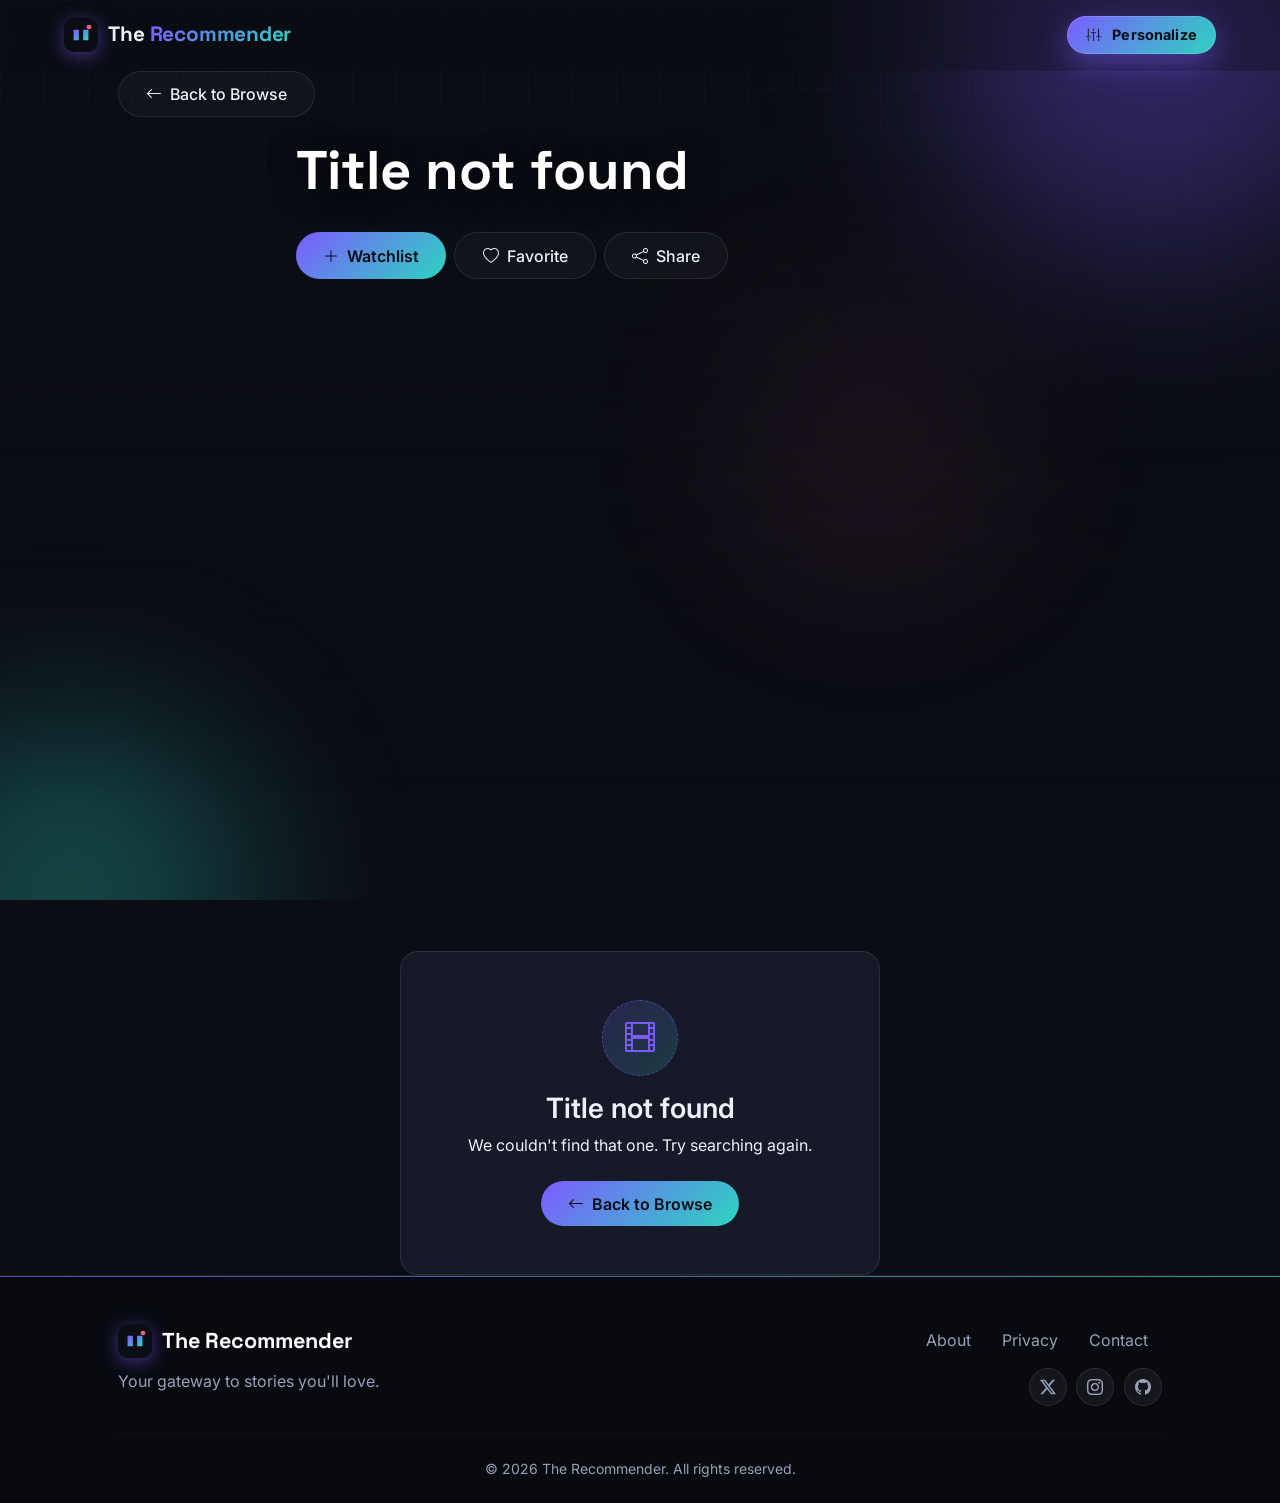
<file: client/detail.html>
<!DOCTYPE html>
<html lang="en">
<head>
  <meta charset="UTF-8">
  <title>The Recommender</title>
  <meta name="viewport" content="width=device-width, initial-scale=1">
  <meta name="theme-color" content="#0b0d14">
  <meta name="description" content="The Recommender — discover movies and TV shows matched to your taste.">
  <link rel="icon" type="image/svg+xml" href="data:image/svg+xml,<svg xmlns='http://www.w3.org/2000/svg' viewBox='0 0 32 32'><rect width='32' height='32' rx='8' fill='%230b0d14'/><defs><linearGradient id='g' x1='0' y1='0' x2='1' y2='1'><stop offset='0' stop-color='%237c5cff'/><stop offset='1' stop-color='%232dd4bf'/></linearGradient></defs><path d='M9 11h5v10H9zM18 11h5v10h-5z' fill='url(%23g)'/><circle cx='23.5' cy='8.5' r='2.2' fill='%23ff5c8a'/></svg>">

  <link rel="preconnect" href="https://fonts.googleapis.com">
  <link rel="preconnect" href="https://fonts.gstatic.com" crossorigin>
  <link href="https://fonts.googleapis.com/css2?family=Space+Grotesk:wght@500;600;700&family=Inter:wght@300;400;500;600;700&display=swap" rel="stylesheet">
  <link href="https://cdn.jsdelivr.net/npm/bootstrap@5.3.3/dist/css/bootstrap.min.css" rel="stylesheet" integrity="sha384-QWTKZyjpPEjISv5WaRU9OFeRpok6YctnYmDr5pNlyT2bRjXh0JMhjY6hW+ALEwIH" crossorigin="anonymous">
  <link href="https://cdn.jsdelivr.net/npm/bootstrap-icons@1.11.3/font/bootstrap-icons.css" rel="stylesheet" integrity="sha384-tViUnnbYAV00FLIhhi3v/dWt3Jxw4gZQcNoSCxCIFNJVCx7/D55/wXsrNIRANwdD" crossorigin="anonymous">
  <link href="assets/css/style.css" rel="stylesheet">
</head>
<body>
  <div class="bg-scene" aria-hidden="true">
    <div class="bg-grid"></div>
    <div class="bg-orb orb-1"></div>
    <div class="bg-orb orb-2"></div>
    <div class="bg-orb orb-3"></div>
  </div>

  <nav class="navbar navbar-expand-lg px-3 px-md-5 py-3" id="mainNavbar">
    <div class="container-fluid px-0 px-lg-3">
      <a class="navbar-brand" href="index.html">
        <span class="brand-logo"><img src="assets/img/favicon.svg" alt="The Recommender"></span>
        <span class="brand-text">The <span class="grad">Recommender</span></span>
      </a>
      <button class="navbar-toggler border-0" type="button" data-bs-toggle="collapse" data-bs-target="#navContent"
              aria-controls="navContent" aria-expanded="false" aria-label="Toggle navigation">
        <i class="bi bi-list text-light fs-3"></i>
      </button>
      <div class="collapse navbar-collapse" id="navContent">
        <a class="btn btn-personalize btn-personalize-sm ms-auto my-2 my-lg-0" href="personalize.html">
          <i class="bi bi-sliders2-vertical me-1"></i>Personalize
        </a>
      </div>
    </div>
  </nav>

  <!-- Detail hero (populated by JS) -->
  <header class="detail-hero position-relative overflow-hidden" style="min-height:80vh;">
    <div class="parallax-bg" id="detailBackdrop"></div>
    <div class="hero-scrim"></div>

    <div class="container px-3 px-md-5 position-relative h-100 d-flex flex-column justify-content-end pb-5">
      <a href="index.html" class="btn btn-ghost align-self-start mb-4" style="max-width:fit-content;">
        <i class="bi bi-arrow-left me-2"></i>Back to Browse
      </a>

      <div class="row align-items-end g-4">
        <div class="col-12 col-md-3 col-lg-2" id="detailPoster"></div>
        <div class="col-12 col-md-9 col-lg-10">
          <h1 class="detail-title" id="detailTitle">Loading…</h1>
          <div class="d-flex flex-wrap align-items-center gap-2 mb-3" id="detailMeta"></div>
          <p class="detail-overview" id="detailOverview">Loading details…</p>
          <div class="d-flex flex-wrap gap-2 mt-4">
            <button class="btn btn-gradient action-btn" data-action="watchlist" data-icon="bi-plus-circle"><i class="bi bi-plus-lg me-2"></i>Watchlist</button>
            <button class="btn btn-ghost action-btn" data-action="favorite" data-icon="bi-heart-fill"><i class="bi bi-heart me-2"></i>Favorite</button>
            <button class="btn btn-ghost action-btn" data-action="share" data-icon="bi-link-45deg"><i class="bi bi-share me-2"></i>Share</button>
          </div>
        </div>
      </div>
    </div>
  </header>

  <!-- Info grid -->
  <section class="py-5">
    <div class="container px-3 px-md-5">
      <div class="row g-3" id="infoGrid"></div>
    </div>
  </section>

  <!-- More Like This -->
  <section class="pb-5 position-relative" id="similarSection" style="display:none;">
    <div class="container px-3 px-md-5 position-relative">
      <div class="section-head reveal">
        <span class="section-kicker"><i class="bi bi-magic me-1"></i> Because you liked this</span>
        <h2 class="section-title">More Like This</h2>
      </div>
      <div class="row g-4" id="similarGrid"></div>
    </div>
  </section>

  <div class="empty-state text-center" id="detailError" style="display:none;margin-top:4rem;">
    <div class="empty-icon mx-auto mb-3"><i class="bi bi-film"></i></div>
    <h3 class="fw-semibold mb-2">Title not found</h3>
    <p class="muted mb-4">We couldn't find that one. Try searching again.</p>
    <a href="index.html" class="btn btn-gradient"><i class="bi bi-arrow-left me-2"></i>Back to Browse</a>
  </div>

  <footer>
    <div class="container px-3 px-md-5">
      <div class="row align-items-center">
        <div class="col-12 col-md-6 text-center text-md-start mb-4 mb-md-0">
          <div class="footer-brand justify-content-center justify-content-md-start">
            <span class="brand-logo"><img src="assets/img/favicon.svg" alt="The Recommender"></span>The Recommender
          </div>
          <p class="footer-tagline">Your gateway to stories you'll love.</p>
        </div>
        <div class="col-12 col-md-6">
          <div class="footer-links text-center text-md-end mb-3">
            <a href="https://github.com/bropro0707/the-recommender/blob/main/README.md" target="_blank" rel="noopener">About</a>
            <a href="privacy.html">Privacy</a>
            <a href="#">Contact</a>
          </div>
          <div class="social-icons">
            <a href="https://x.com/bropro_07" target="_blank" rel="noopener" aria-label="Twitter"><i class="bi bi-twitter-x"></i></a>
            <a href="https://www.instagram.com/khan_sahaab_7/" target="_blank" rel="noopener" aria-label="Instagram"><i class="bi bi-instagram"></i></a>
            <a href="https://github.com/bropro0707" target="_blank" rel="noopener" aria-label="GitHub"><i class="bi bi-github"></i></a>
          </div>
        </div>
      </div>
      <hr class="my-4" style="border-color:var(--border)">
      <p class="text-center small text-muted mb-0">&copy; 2026 The Recommender. All rights reserved.</p>
    </div>
  </footer>

  <button class="back-to-top" id="backToTop" aria-label="Back to top"><i class="bi bi-arrow-up"></i></button>
  <div class="toast-stack" id="toastStack" aria-live="polite"></div>

  <script src="https://cdn.jsdelivr.net/npm/bootstrap@5.3.3/dist/js/bootstrap.bundle.min.js" integrity="sha384-YvpcrYf0tY3lHB60NNkmXc5s9fDVZLESaAA55NDzOxhy9GkcIdslK1eN7N6jIeHz" crossorigin="anonymous"></script>
  <script src="config.js"></script>
  <script src="assets/js/app.js"></script>
  <script src="assets/js/detail.js"></script>
</body>
</html>
</file>
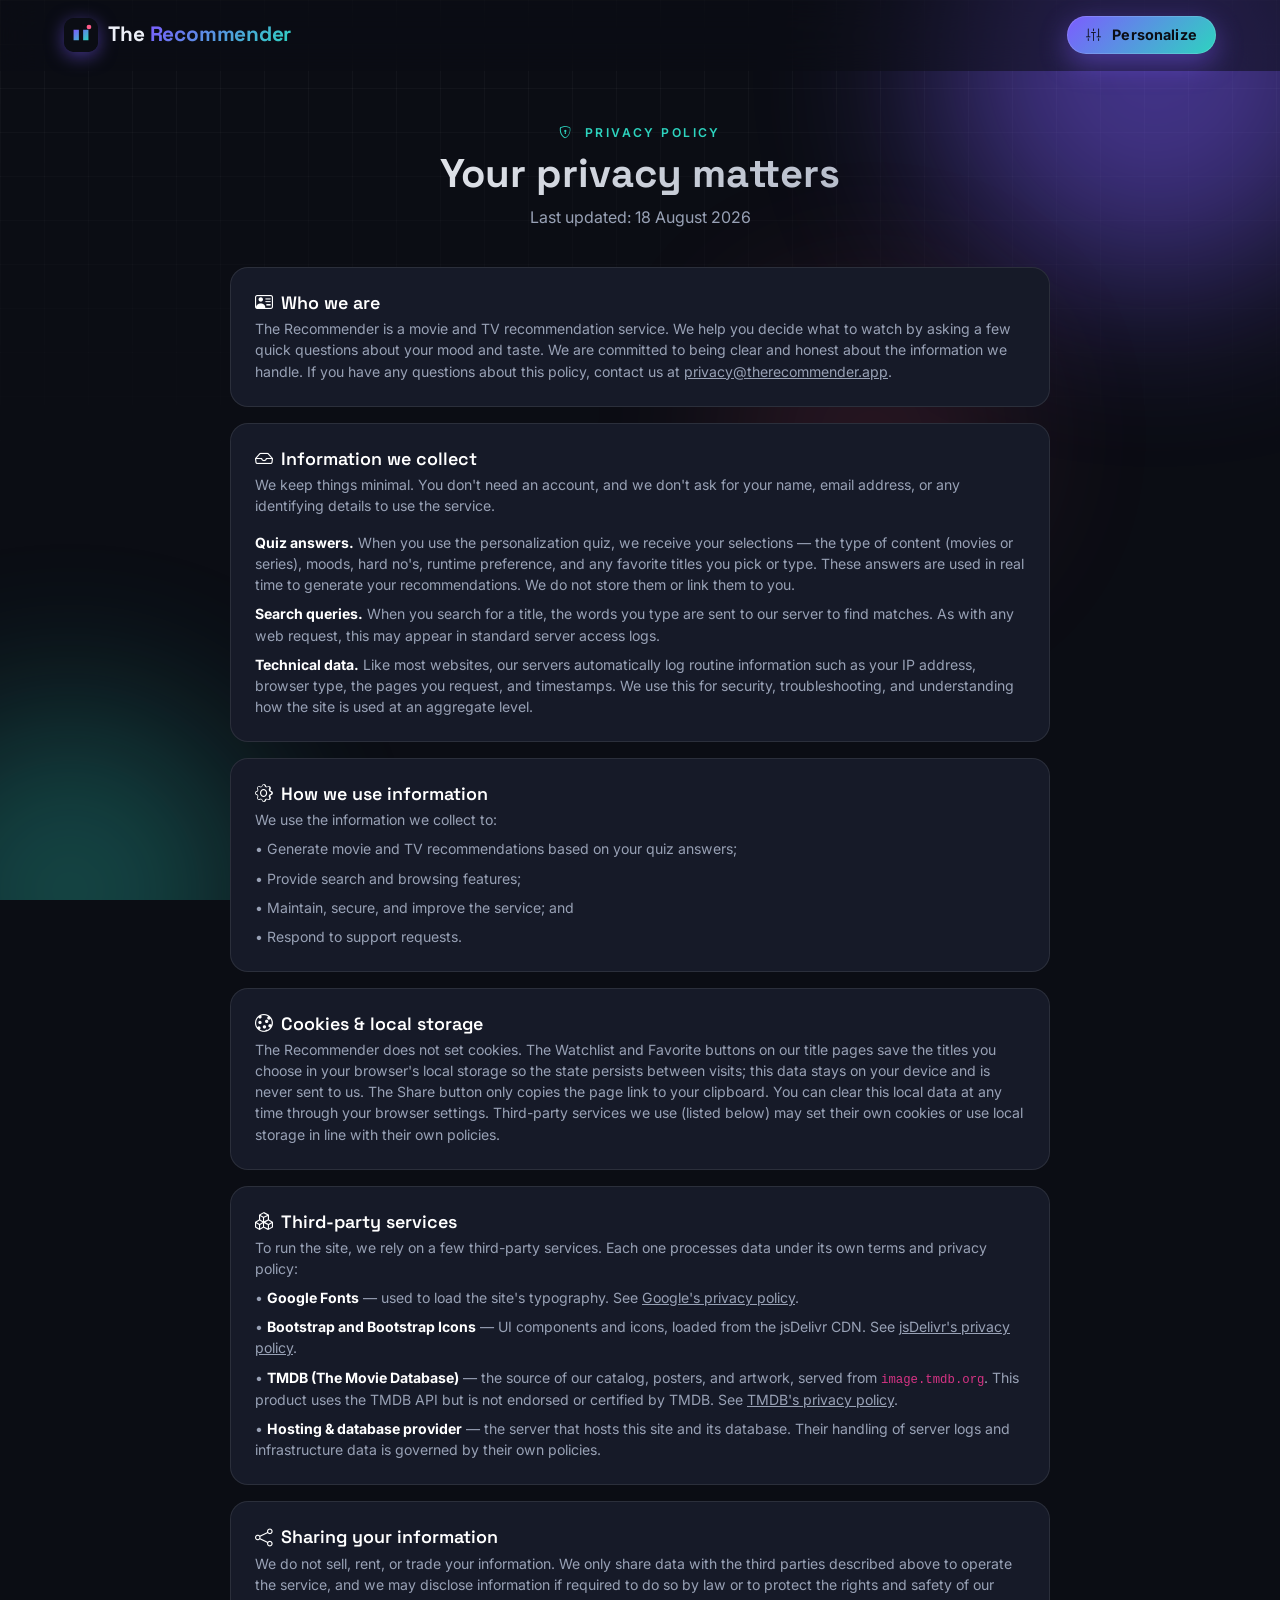
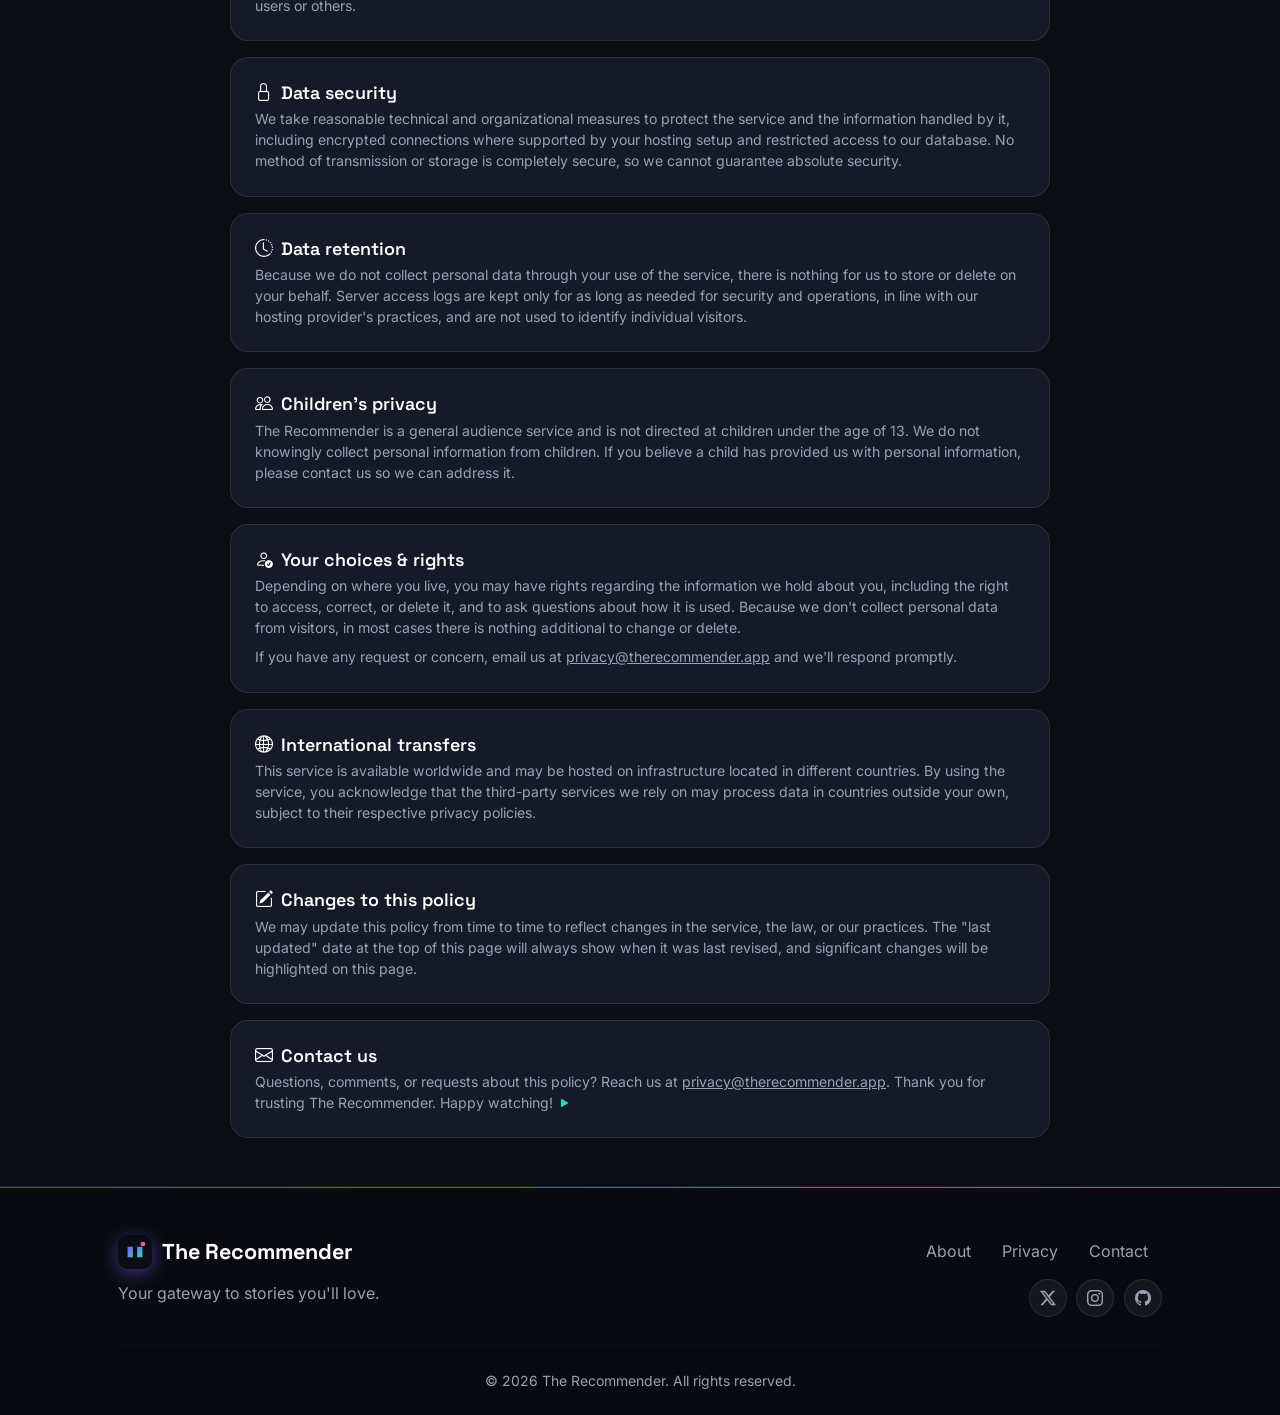
<file: client/privacy.html>
<!DOCTYPE html>
<html lang="en">
<head>
  <meta charset="UTF-8">
  <title>Privacy Policy – The Recommender</title>
  <meta name="viewport" content="width=device-width, initial-scale=1">
  <meta name="theme-color" content="#0b0d14">
  <meta name="description" content="The Recommender privacy policy — how we handle your data when you use our movie and TV recommendation service.">
  <link rel="icon" type="image/svg+xml" href="data:image/svg+xml,<svg xmlns='http://www.w3.org/2000/svg' viewBox='0 0 32 32'><rect width='32' height='32' rx='8' fill='%230b0d14'/><defs><linearGradient id='g' x1='0' y1='0' x2='1' y2='1'><stop offset='0' stop-color='%237c5cff'/><stop offset='1' stop-color='%232dd4bf'/></linearGradient></defs><path d='M9 11h5v10H9zM18 11h5v10h-5z' fill='url(%23g)'/><circle cx='23.5' cy='8.5' r='2.2' fill='%23ff5c8a'/></svg>">

  <link rel="preconnect" href="https://fonts.googleapis.com">
  <link rel="preconnect" href="https://fonts.gstatic.com" crossorigin>
  <link href="https://fonts.googleapis.com/css2?family=Space+Grotesk:wght@500;600;700&family=Inter:wght@300;400;500;600;700&display=swap" rel="stylesheet">
  <link href="https://cdn.jsdelivr.net/npm/bootstrap@5.3.3/dist/css/bootstrap.min.css" rel="stylesheet" integrity="sha384-QWTKZyjpPEjISv5WaRU9OFeRpok6YctnYmDr5pNlyT2bRjXh0JMhjY6hW+ALEwIH" crossorigin="anonymous">
  <link href="https://cdn.jsdelivr.net/npm/bootstrap-icons@1.11.3/font/bootstrap-icons.css" rel="stylesheet" integrity="sha384-tViUnnbYAV00FLIhhi3v/dWt3Jxw4gZQcNoSCxCIFNJVCx7/D55/wXsrNIRANwdD" crossorigin="anonymous">
  <link href="assets/css/style.css" rel="stylesheet">
</head>
<body>
  <div class="bg-scene" aria-hidden="true">
    <div class="bg-grid"></div>
    <div class="bg-orb orb-1"></div>
    <div class="bg-orb orb-2"></div>
    <div class="bg-orb orb-3"></div>
  </div>

  <nav class="navbar navbar-expand-lg px-3 px-md-5 py-3" id="mainNavbar">
    <div class="container-fluid px-0 px-lg-3">
      <a class="navbar-brand" href="index.html">
        <span class="brand-logo"><img src="assets/img/favicon.svg" alt="The Recommender"></span>
        <span class="brand-text">The <span class="grad">Recommender</span></span>
      </a>
      <button class="navbar-toggler border-0" type="button" data-bs-toggle="collapse" data-bs-target="#navContent"
              aria-controls="navContent" aria-expanded="false" aria-label="Toggle navigation">
        <i class="bi bi-list text-light fs-3"></i>
      </button>
      <div class="collapse navbar-collapse" id="navContent">
        <a class="btn btn-personalize btn-personalize-sm ms-auto my-2 my-lg-0" href="personalize.html">
          <i class="bi bi-sliders2-vertical me-1"></i>Personalize
        </a>
      </div>
    </div>
  </nav>

  <section class="py-5" style="min-height:80vh;">
    <div class="container px-3 px-md-5 position-relative">
      <div class="section-head">
        <span class="section-kicker"><i class="bi bi-shield-lock me-1"></i> Privacy Policy</span>
        <h1 class="section-title">Your privacy matters</h1>
        <p class="muted mt-2 mb-0" style="color:var(--muted);">Last updated: 18 August 2026</p>
      </div>

      <div class="mx-auto" style="max-width:820px;">

        <div class="quiz-card p-4 mb-3">
          <h3><i class="bi bi-person-vcard me-2"></i>Who we are</h3>
          <p class="qsub mb-0">The Recommender is a movie and TV recommendation service. We help you decide what to watch by asking a few quick questions about your mood and taste. We are committed to being clear and honest about the information we handle. If you have any questions about this policy, contact us at <a href="mailto:privacy@therecommender.app">privacy@therecommender.app</a>.</p>
        </div>

        <div class="quiz-card p-4 mb-3">
          <h3><i class="bi bi-inbox me-2"></i>Information we collect</h3>
          <p class="qsub mb-3">We keep things minimal. You don't need an account, and we don't ask for your name, email address, or any identifying details to use the service.</p>
          <p class="qsub mb-2"><strong style="color:#fff;">Quiz answers.</strong> When you use the personalization quiz, we receive your selections — the type of content (movies or series), moods, hard no's, runtime preference, and any favorite titles you pick or type. These answers are used in real time to generate your recommendations. We do not store them or link them to you.</p>
          <p class="qsub mb-2"><strong style="color:#fff;">Search queries.</strong> When you search for a title, the words you type are sent to our server to find matches. As with any web request, this may appear in standard server access logs.</p>
          <p class="qsub mb-0"><strong style="color:#fff;">Technical data.</strong> Like most websites, our servers automatically log routine information such as your IP address, browser type, the pages you request, and timestamps. We use this for security, troubleshooting, and understanding how the site is used at an aggregate level.</p>
        </div>

        <div class="quiz-card p-4 mb-3">
          <h3><i class="bi bi-gear me-2"></i>How we use information</h3>
          <p class="qsub mb-2">We use the information we collect to:</p>
          <p class="qsub mb-2">• Generate movie and TV recommendations based on your quiz answers;</p>
          <p class="qsub mb-2">• Provide search and browsing features;</p>
          <p class="qsub mb-2">• Maintain, secure, and improve the service; and</p>
          <p class="qsub mb-0">• Respond to support requests.</p>
        </div>

        <div class="quiz-card p-4 mb-3">
          <h3><i class="bi bi-cookie me-2"></i>Cookies &amp; local storage</h3>
          <p class="qsub mb-0">The Recommender does not set cookies. The Watchlist and Favorite buttons on our title pages save the titles you choose in your browser's local storage so the state persists between visits; this data stays on your device and is never sent to us. The Share button only copies the page link to your clipboard. You can clear this local data at any time through your browser settings. Third-party services we use (listed below) may set their own cookies or use local storage in line with their own policies.</p>
        </div>

        <div class="quiz-card p-4 mb-3">
          <h3><i class="bi bi-boxes me-2"></i>Third-party services</h3>
          <p class="qsub mb-2">To run the site, we rely on a few third-party services. Each one processes data under its own terms and privacy policy:</p>
          <p class="qsub mb-2">• <strong style="color:#fff;">Google Fonts</strong> — used to load the site's typography. See <a href="https://policies.google.com/privacy">Google's privacy policy</a>.</p>
          <p class="qsub mb-2">• <strong style="color:#fff;">Bootstrap and Bootstrap Icons</strong> — UI components and icons, loaded from the jsDelivr CDN. See <a href="https://www.jsdelivr.com/terms/privacy-policy-jsdelivr-net">jsDelivr's privacy policy</a>.</p>
          <p class="qsub mb-2">• <strong style="color:#fff;">TMDB (The Movie Database)</strong> — the source of our catalog, posters, and artwork, served from <code>image.tmdb.org</code>. This product uses the TMDB API but is not endorsed or certified by TMDB. See <a href="https://www.themoviedb.org/privacy-policy">TMDB's privacy policy</a>.</p>
          <p class="qsub mb-0">• <strong style="color:#fff;">Hosting &amp; database provider</strong> — the server that hosts this site and its database. Their handling of server logs and infrastructure data is governed by their own policies.</p>
        </div>

        <div class="quiz-card p-4 mb-3">
          <h3><i class="bi bi-share me-2"></i>Sharing your information</h3>
          <p class="qsub mb-0">We do not sell, rent, or trade your information. We only share data with the third parties described above to operate the service, and we may disclose information if required to do so by law or to protect the rights and safety of our users or others.</p>
        </div>

        <div class="quiz-card p-4 mb-3">
          <h3><i class="bi bi-lock me-2"></i>Data security</h3>
          <p class="qsub mb-0">We take reasonable technical and organizational measures to protect the service and the information handled by it, including encrypted connections where supported by your hosting setup and restricted access to our database. No method of transmission or storage is completely secure, so we cannot guarantee absolute security.</p>
        </div>

        <div class="quiz-card p-4 mb-3">
          <h3><i class="bi bi-clock-history me-2"></i>Data retention</h3>
          <p class="qsub mb-0">Because we do not collect personal data through your use of the service, there is nothing for us to store or delete on your behalf. Server access logs are kept only for as long as needed for security and operations, in line with our hosting provider's practices, and are not used to identify individual visitors.</p>
        </div>

        <div class="quiz-card p-4 mb-3">
          <h3><i class="bi bi-people me-2"></i>Children's privacy</h3>
          <p class="qsub mb-0">The Recommender is a general audience service and is not directed at children under the age of 13. We do not knowingly collect personal information from children. If you believe a child has provided us with personal information, please contact us so we can address it.</p>
        </div>

        <div class="quiz-card p-4 mb-3">
          <h3><i class="bi bi-person-check me-2"></i>Your choices &amp; rights</h3>
          <p class="qsub mb-2">Depending on where you live, you may have rights regarding the information we hold about you, including the right to access, correct, or delete it, and to ask questions about how it is used. Because we don't collect personal data from visitors, in most cases there is nothing additional to change or delete.</p>
          <p class="qsub mb-0">If you have any request or concern, email us at <a href="mailto:privacy@therecommender.app">privacy@therecommender.app</a> and we'll respond promptly.</p>
        </div>

        <div class="quiz-card p-4 mb-3">
          <h3><i class="bi bi-globe2 me-2"></i>International transfers</h3>
          <p class="qsub mb-0">This service is available worldwide and may be hosted on infrastructure located in different countries. By using the service, you acknowledge that the third-party services we rely on may process data in countries outside your own, subject to their respective privacy policies.</p>
        </div>

        <div class="quiz-card p-4 mb-3">
          <h3><i class="bi bi-pencil-square me-2"></i>Changes to this policy</h3>
          <p class="qsub mb-0">We may update this policy from time to time to reflect changes in the service, the law, or our practices. The "last updated" date at the top of this page will always show when it was last revised, and significant changes will be highlighted on this page.</p>
        </div>

        <div class="quiz-card p-4">
          <h3><i class="bi bi-envelope me-2"></i>Contact us</h3>
          <p class="qsub mb-0">Questions, comments, or requests about this policy? Reach us at <a href="mailto:privacy@therecommender.app">privacy@therecommender.app</a>. Thank you for trusting The Recommender. Happy watching! <i class="bi bi-play-fill" style="color:var(--teal);"></i></p>
        </div>

      </div>
    </div>
  </section>

  <footer>
    <div class="container px-3 px-md-5">
      <div class="row align-items-center">
        <div class="col-12 col-md-6 text-center text-md-start mb-4 mb-md-0">
          <div class="footer-brand justify-content-center justify-content-md-start">
            <span class="brand-logo"><img src="assets/img/favicon.svg" alt="The Recommender"></span>The Recommender
          </div>
          <p class="footer-tagline">Your gateway to stories you'll love.</p>
        </div>
        <div class="col-12 col-md-6">
          <div class="footer-links text-center text-md-end mb-3">
            <a href="https://github.com/bropro0707/the-recommender/blob/main/README.md" target="_blank" rel="noopener">About</a>
            <a href="privacy.html">Privacy</a>
            <a href="#">Contact</a>
          </div>
          <div class="social-icons">
            <a href="https://x.com/bropro_07" target="_blank" rel="noopener" aria-label="Twitter"><i class="bi bi-twitter-x"></i></a>
            <a href="https://www.instagram.com/khan_sahaab_7/" target="_blank" rel="noopener" aria-label="Instagram"><i class="bi bi-instagram"></i></a>
            <a href="https://github.com/bropro0707" target="_blank" rel="noopener" aria-label="GitHub"><i class="bi bi-github"></i></a>
          </div>
        </div>
      </div>
      <hr class="my-4" style="border-color:var(--border)">
      <p class="text-center small text-muted mb-0">&copy; 2026 The Recommender. All rights reserved.</p>
    </div>
  </footer>

  <button class="back-to-top" id="backToTop" aria-label="Back to top"><i class="bi bi-arrow-up"></i></button>
  <div class="toast-stack" id="toastStack" aria-live="polite"></div>

  <script src="https://cdn.jsdelivr.net/npm/bootstrap@5.3.3/dist/js/bootstrap.bundle.min.js" integrity="sha384-YvpcrYf0tY3lHB60NNkmXc5s9fDVZLESaAA55NDzOxhy9GkcIdslK1eN7N6jIeHz" crossorigin="anonymous"></script>
  <script src="config.js"></script>
  <script src="assets/js/app.js"></script>
</body>
</html>
</file>
<file: client/assets/css/style.css>
:root{
  --brand-left:1rem;
  --bg:#0b0d14;
  --surface:#161a28;
  --surface-2:#1d2334;
  --border:rgba(255,255,255,.09);
  --text:#edf0f8;
  --muted:#98a1b5;
  --violet:#7c5cff;
  --teal:#2dd4bf;
  --pink:#ff5c8a;
  --gradient:linear-gradient(135deg,#7c5cff 0%,#2dd4bf 100%);
  --gradient-soft:linear-gradient(135deg,rgba(124,92,255,.18),rgba(45,212,191,.18));
  --radius:18px;
  --radius-sm:12px;
  --shadow:0 24px 60px rgba(0,0,0,.5);
  --transition:all .35s cubic-bezier(.4,0,.2,1);
}

*{box-sizing:border-box}
html{scroll-behavior:smooth}
body{
  margin:0;
  background:
    radial-gradient(1100px 560px at 85% -10%,rgba(124,92,255,.13),transparent 60%),
    radial-gradient(900px 520px at -5% 15%,rgba(45,212,191,.07),transparent 55%),
    var(--bg);
  background-attachment:fixed;
  color:var(--text);
  font-family:'Inter',sans-serif;
  -webkit-font-smoothing:antialiased;
  overflow-x:hidden;
}

::selection{background:var(--violet);color:#fff}
::-webkit-scrollbar{width:9px;height:9px}
::-webkit-scrollbar-track{background:var(--bg)}
::-webkit-scrollbar-thumb{background:linear-gradient(180deg,var(--violet),var(--teal));border-radius:6px}
::-webkit-scrollbar-thumb:hover{background:var(--violet)}

a{color:inherit}
img{max-width:100%}

.grad{background:var(--gradient);-webkit-background-clip:text;background-clip:text;-webkit-text-fill-color:transparent}
.text-muted{color:var(--muted)!important}

/* ============ Navbar ============ */
.navbar{
  position:sticky;top:0;z-index:1000;
  background:rgba(11,13,20,.55);
  backdrop-filter:blur(20px);
  -webkit-backdrop-filter:blur(20px);
  border-bottom:1px solid transparent;
  transition:var(--transition);
}
.navbar.scrolled{
  background:rgba(11,13,20,.9);
  border-bottom-color:var(--border);
  box-shadow:0 12px 40px rgba(0,0,0,.5);
}
.navbar-brand{
  font-family:'Space Grotesk',sans-serif;
  font-weight:700;font-size:1.3rem;
  color:var(--text);letter-spacing:-.01em;
  display:flex;align-items:center;gap:.65rem;
  transition:var(--transition);
}
.navbar-brand:hover{color:#fff}
.brand-logo{
  width:34px;height:34px;border-radius:10px;
  display:inline-flex;align-items:center;justify-content:center;
  box-shadow:0 4px 18px rgba(124,92,255,.5);
  transition:var(--transition);
}
.brand-logo img{width:100%;height:100%;border-radius:10px}
.navbar-brand:hover .brand-logo{transform:rotate(-8deg) scale(1.06)}
.brand-text{white-space:nowrap}
.navbar-toggler:focus{box-shadow:none}

@media (min-width:992px){
  .navbar .navbar-brand{
    position:absolute;left:var(--brand-left);top:50%;
    transform:translateY(-50%);z-index:2;
    transition:color .35s;
  }
  .navbar-collapse{padding-left:19rem}
}

/* ============ Buttons ============ */
.btn-gradient{
  background:var(--gradient);border:none;color:#0b0d14;font-weight:600;
  border-radius:50rem;padding:.65rem 1.7rem;transition:var(--transition);
}
.btn-gradient:hover{
  box-shadow:0 10px 30px rgba(124,92,255,.5);transform:translateY(-3px);color:#0b0d14;
}
.btn-ghost{
  border:1px solid var(--border);color:var(--text);background:rgba(255,255,255,.03);
  border-radius:50rem;padding:.65rem 1.7rem;font-weight:500;transition:var(--transition);
}
.btn-ghost:hover{
  border-color:var(--violet);color:#fff;box-shadow:0 0 24px rgba(124,92,255,.3);transform:translateY(-3px);
}
.btn-personalize{
  display:inline-flex;align-items:center;justify-content:center;gap:.5rem;
  background:var(--gradient);border:none;border-radius:50rem;
  color:#0b0d14;font-weight:700;padding:.8rem 2rem;letter-spacing:.01em;
  box-shadow:0 10px 28px rgba(124,92,255,.45),0 0 0 1px rgba(255,255,255,.14) inset;
  transition:var(--transition);
}
.btn-personalize:hover{
  color:#0b0d14;transform:translateY(-3px) scale(1.02);
  box-shadow:0 16px 40px rgba(124,92,255,.6),0 0 34px rgba(45,212,191,.3),0 0 0 1px rgba(255,255,255,.18) inset;
}
.btn-personalize:focus-visible{outline:2px solid var(--teal);outline-offset:3px}
.btn-personalize-sm{padding:.5rem 1.2rem;font-size:.9rem;font-weight:700}
.btn-personalize-pulse{animation:ctaGlow 3s ease-in-out infinite}
.btn-personalize-pulse:hover{animation:none}
@keyframes ctaGlow{
  0%,100%{box-shadow:0 10px 28px rgba(124,92,255,.45),0 0 0 0 rgba(45,212,191,.35),0 0 0 1px rgba(255,255,255,.14) inset}
  50%{box-shadow:0 10px 28px rgba(124,92,255,.55),0 0 0 10px rgba(45,212,191,0),0 0 0 1px rgba(255,255,255,.14) inset}
}
.action-btn.active{
  background:var(--gradient-soft);border-color:var(--violet);color:#fff;
  box-shadow:0 0 0 4px rgba(124,92,255,.18);
}

/* ============ Full-page background (continuous grid + orbs) ============ */
.bg-scene{
  position:fixed;inset:0;z-index:-1;pointer-events:none;overflow:hidden;
  background:var(--bg);
}
.bg-grid{
  position:absolute;inset:0;
  background-image:
    linear-gradient(rgba(255,255,255,.045) 1px,transparent 1px),
    linear-gradient(90deg,rgba(255,255,255,.045) 1px,transparent 1px);
  background-size:44px 44px;
  -webkit-mask-image:linear-gradient(180deg,#000 0%,rgba(0,0,0,.5) 18%,transparent 55%);
  mask-image:linear-gradient(180deg,#000 0%,rgba(0,0,0,.5) 18%,transparent 55%);
}
.bg-orb{position:absolute;border-radius:50%;filter:blur(90px);pointer-events:none;will-change:transform}
.bg-orb.orb-1{width:430px;height:430px;background:var(--violet);top:-150px;right:-90px;opacity:.5;animation:float 15s ease-in-out infinite}
.bg-orb.orb-2{width:360px;height:360px;background:var(--teal);bottom:-170px;left:-110px;opacity:.3;animation:float 19s ease-in-out infinite reverse}
.bg-orb.orb-3{width:260px;height:260px;background:var(--pink);top:34%;left:58%;opacity:.16;animation:float 23s ease-in-out infinite}
@keyframes float{0%,100%{transform:translate(0,0)}50%{transform:translate(34px,-34px)}}

/* ============ Hero ============ */
.hero{position:relative;overflow:hidden}

.hero-pill{
  display:inline-flex;align-items:center;gap:.55rem;
  padding:.45rem 1.2rem;border-radius:50rem;
  background:rgba(255,255,255,.05);border:1px solid rgba(124,92,255,.45);
  color:var(--text);font-size:.85rem;font-weight:500;
  backdrop-filter:blur(8px);box-shadow:0 0 30px rgba(124,92,255,.2);
}
.hero-pill i{color:var(--teal)}
.hero-title{
  font-family:'Space Grotesk',sans-serif;font-weight:700;
  font-size:clamp(2.4rem,7vw,4.5rem);line-height:1.05;color:#fff;
  text-wrap:balance;margin:.9rem 0 0;text-transform:uppercase;letter-spacing:-.01em;
  text-shadow:0 10px 60px rgba(0,0,0,.45);
}
.hero-sub{
  max-width:620px;margin:1.1rem auto 2rem;
  color:var(--muted);font-size:1.08rem;line-height:1.7;
}
.query-chip{
  display:inline-flex;align-items:center;gap:.6rem;
  padding:.5rem 1.1rem;border-radius:50rem;
  background:rgba(124,92,255,.14);border:1px solid rgba(124,92,255,.5);
  color:#d9d2ff;font-size:.9rem;
}
.query-chip a{color:#fff;opacity:.7;transition:opacity .2s}
.query-chip a:hover{opacity:1}

.stat-card{
  background:rgba(255,255,255,.04);border:1px solid var(--border);
  border-radius:var(--radius-sm);backdrop-filter:blur(12px);
  transition:var(--transition);position:relative;overflow:hidden;
}
.stat-card::before{
  content:"";position:absolute;inset:0;
  background:radial-gradient(circle at 50% -30%,rgba(124,92,255,.25),transparent 60%);
  opacity:0;transition:opacity .4s;
}
.stat-card:hover{transform:translateY(-5px);border-color:rgba(124,92,255,.55);box-shadow:0 14px 34px rgba(0,0,0,.45)}
.stat-card:hover::before{opacity:1}
.stat-card .counter{font-family:'Space Grotesk',sans-serif;font-weight:700;background:var(--gradient);-webkit-background-clip:text;background-clip:text;-webkit-text-fill-color:transparent;line-height:1.1}
.stat-card small{color:var(--muted);letter-spacing:.04em}
.stat-card .stat-icon{width:44px;height:44px;border-radius:12px;display:inline-flex;align-items:center;justify-content:center;background:var(--gradient-soft);color:var(--teal);font-size:1.3rem;margin-bottom:.9rem}

.scroll-hint{color:var(--muted);font-size:.92rem;font-weight:500;transition:var(--transition)}
.scroll-hint:hover{color:#fff}
.scroll-hint i{color:var(--teal);animation:bounceDown 2s infinite}
@keyframes bounceDown{0%,100%{transform:translateY(0)}50%{transform:translateY(6px)}}

/* ============ Sections ============ */
.section-head{text-align:center;margin-bottom:2.4rem}
.section-kicker{
  display:inline-flex;align-items:center;gap:.45rem;
  font-size:.76rem;font-weight:600;letter-spacing:.2em;text-transform:uppercase;color:var(--teal);
}
.section-title{
  font-family:'Space Grotesk',sans-serif;font-weight:700;
  font-size:clamp(1.7rem,3.6vw,2.5rem);line-height:1.15;margin:.5rem 0 0;
  background:linear-gradient(120deg,#fff,var(--muted));
  -webkit-background-clip:text;background-clip:text;-webkit-text-fill-color:transparent;
}

/* ============ Poster cards ============ */
.poster-card{
  background:var(--surface);border:1px solid var(--border);
  border-radius:var(--radius);overflow:hidden;position:relative;
  transition:var(--transition);
}
.poster-card img{transition:transform .6s cubic-bezier(.2,.7,.3,1)}
.poster-card:hover{
  transform:translateY(-10px);
  border-color:rgba(124,92,255,.6);
  box-shadow:var(--shadow),0 0 44px rgba(124,92,255,.22);
}
.poster-card:hover img{transform:scale(1.08)}
.rating-pill{
  display:inline-flex;align-items:center;gap:.35rem;
  padding:.3rem .65rem;border-radius:50rem;
  background:rgba(11,13,20,.78);border:1px solid rgba(255,255,255,.16);
  backdrop-filter:blur(8px);color:#fff;font-size:.8rem;font-weight:600;line-height:1;
}
.rating-pill i{color:#ffd166}
.type-badge{
  position:absolute;top:.6rem;right:.6rem;padding:.3rem .65rem;border-radius:50rem;
  background:rgba(11,13,20,.78);border:1px solid rgba(255,255,255,.16);
  backdrop-filter:blur(8px);color:#fff;font-size:.7rem;font-weight:700;letter-spacing:.08em;
}
.card-overlay{
  position:absolute;inset:0;
  background:linear-gradient(0deg,rgba(11,13,20,.95),rgba(11,13,20,.25) 55%,transparent);
  opacity:0;transition:opacity .35s;
  display:flex;flex-direction:column;justify-content:flex-end;padding:1rem;
}
.poster-card:hover .card-overlay{opacity:1}
.badge-view{
  width:30px;height:30px;border-radius:50%;background:var(--gradient);
  color:#0b0d14;display:inline-flex;align-items:center;justify-content:center;font-size:.9rem;
}

/* ============ Pagination ============ */
.pagination{display:flex;justify-content:center;gap:.5rem;flex-wrap:wrap;margin:0}
.page-item{margin:0}
.page-item + .page-item{margin-left:0}
.page-link{
  display:flex;align-items:center;justify-content:center;
  min-width:40px;height:40px;padding:0 .6rem;border-radius:12px;
  background:rgba(255,255,255,.04);border:1px solid var(--border);
  color:var(--muted);font-weight:500;font-size:.95rem;text-decoration:none;
  transition:var(--transition);
}
.page-link:hover{background:rgba(124,92,255,.16);border-color:rgba(124,92,255,.65);color:#fff;transform:translateY(-2px)}
.page-item.active .page-link{background:var(--gradient);border-color:transparent;color:#0b0d14;font-weight:700;box-shadow:0 8px 26px rgba(124,92,255,.5)}
.page-item.disabled .page-link{opacity:.35;pointer-events:none}

/* ============ Empty state ============ */
.empty-state{max-width:480px;margin:0 auto;padding:3rem 1.5rem;background:var(--surface);border:1px solid var(--border);border-radius:var(--radius)}
.empty-icon{
  width:76px;height:76px;border-radius:50%;
  background:var(--gradient-soft);border:1px dashed rgba(124,92,255,.55);
  display:flex;align-items:center;justify-content:center;
  font-size:1.9rem;color:var(--violet);
  animation:spinSlow 16s linear infinite;
}
@keyframes spinSlow{to{transform:rotate(360deg)}}

/* ============ Detail ============ */
.detail-hero{background:transparent}
.parallax-bg{position:absolute;inset:0;background-size:cover;background-position:center;will-change:transform;filter:brightness(.65)}
.hero-scrim{position:absolute;inset:0;background:linear-gradient(180deg,rgba(11,13,20,.35),rgba(11,13,20,.55) 45%,transparent 100%)}
.detail-poster{
  box-shadow:0 30px 80px rgba(0,0,0,.65),0 0 60px rgba(124,92,255,.28);
  border:1px solid rgba(255,255,255,.14);
}
.detail-title{
  font-family:'Space Grotesk',sans-serif;font-weight:700;
  font-size:clamp(2rem,5vw,3.4rem);line-height:1.08;color:#fff;
  text-shadow:0 6px 30px rgba(0,0,0,.6);
}
.meta-chip{
  display:inline-flex;align-items:center;gap:.4rem;
  padding:.38rem .9rem;border-radius:50rem;
  background:rgba(255,255,255,.07);border:1px solid var(--border);
  color:var(--text);font-size:.85rem;font-weight:500;
}
.detail-overview{max-width:720px;line-height:1.8;color:var(--muted);font-size:1.05rem;margin:0}
.info-tile{
  background:var(--surface);border:1px solid var(--border);border-radius:var(--radius-sm);
  padding:1.1rem .9rem;text-align:center;transition:var(--transition);height:100%;
}
.info-tile:hover{transform:translateY(-4px);border-color:rgba(124,92,255,.55);box-shadow:0 12px 30px rgba(0,0,0,.35)}
.info-tile small{color:var(--muted);letter-spacing:.09em;font-size:.7rem;text-transform:uppercase}
.info-tile .info-value{font-weight:600;font-size:.98rem;margin-top:.35rem}

/* ============ Back to top ============ */
.back-to-top{
  position:fixed;right:1.25rem;bottom:1.25rem;z-index:1100;
  width:46px;height:46px;border-radius:50%;
  background:var(--gradient);border:none;color:#0b0d14;
  display:flex;align-items:center;justify-content:center;font-size:1.2rem;
  box-shadow:0 8px 26px rgba(124,92,255,.5);
  opacity:0;transform:translateY(16px);pointer-events:none;
  transition:var(--transition);
}
.back-to-top.show{opacity:1;transform:translateY(0);pointer-events:auto}
.back-to-top:hover{transform:translateY(-4px) scale(1.07);box-shadow:0 12px 34px rgba(124,92,255,.65)}
.back-to-top:focus-visible{outline:2px solid var(--teal);outline-offset:3px}

/* ============ Toasts ============ */
.toast-stack{position:fixed;left:50%;bottom:1.5rem;transform:translateX(-50%);z-index:1200;display:flex;flex-direction:column;gap:.5rem;align-items:center;pointer-events:none}
.app-toast{
  display:flex;align-items:center;gap:.6rem;
  padding:.7rem 1.25rem;border-radius:50rem;
  background:rgba(29,35,52,.95);backdrop-filter:blur(14px);
  border:1px solid rgba(124,92,255,.55);color:var(--text);font-size:.9rem;white-space:nowrap;
  box-shadow:0 14px 40px rgba(0,0,0,.55);
  animation:toastIn .35s cubic-bezier(.2,.9,.3,1.3) both;
}
.app-toast i{color:var(--teal);font-size:1.05rem}
.app-toast.hide{animation:toastOut .3s ease both}
@keyframes toastIn{from{opacity:0;transform:translateY(16px) scale(.9)}to{opacity:1;transform:translateY(0) scale(1)}}
@keyframes toastOut{to{opacity:0;transform:translateY(10px) scale(.95)}}

/* ============ Footer ============ */
footer{background:#080a10;border-top:1px solid var(--border);padding:3rem 0 1.5rem;position:relative;overflow:hidden}
footer::before{content:"";position:absolute;top:0;left:0;right:0;height:1px;background:var(--gradient);opacity:.7}
.footer-brand{font-family:'Space Grotesk',sans-serif;font-weight:700;font-size:1.35rem;color:#fff;display:flex;align-items:center;gap:.6rem}
.footer-tagline{color:var(--muted);margin-top:.7rem}
.footer-links a{color:var(--muted);text-decoration:none;margin:0 .85rem;transition:var(--transition);position:relative}
.footer-links a:hover{color:#fff}
.footer-links a::after{content:"";position:absolute;left:50%;bottom:-4px;width:0;height:1px;background:var(--teal);transition:width .3s ease,left .3s ease}
.footer-links a:hover::after{width:100%;left:0}
.social-icons{display:flex;gap:.6rem;justify-content:center}
.social-icons a{
  display:inline-flex;align-items:center;justify-content:center;
  width:38px;height:38px;border-radius:50%;
  background:rgba(255,255,255,.05);border:1px solid var(--border);color:var(--muted);
  font-size:1rem;transition:var(--transition);
}
.social-icons a:hover{color:#0b0d14;background:var(--gradient);border-color:transparent;transform:translateY(-3px);box-shadow:0 8px 22px rgba(124,92,255,.45)}

/* ============ Animations / reveal ============ */
@keyframes fadeInUp{from{opacity:0;transform:translateY(30px)}to{opacity:1;transform:translateY(0)}}
.fade-in-up{animation:fadeInUp .7s cubic-bezier(.2,.7,.3,1) both}
.reveal{opacity:0;transform:translateY(26px);transition:opacity .7s cubic-bezier(.2,.7,.3,1),transform .7s cubic-bezier(.2,.7,.3,1)}
.reveal.visible{opacity:1;transform:none}

/* ============ Quiz ============ */
.quiz-hero{position:relative;padding:4rem 0 1rem}
.quiz-kicker{color:var(--teal);font-size:.78rem;font-weight:600;letter-spacing:.2em;text-transform:uppercase;display:inline-flex;align-items:center;gap:.5rem}
.quiz-title{font-family:'Space Grotesk',sans-serif;font-weight:700;font-size:clamp(2rem,5vw,3.2rem);line-height:1.08;color:#fff;margin:.6rem 0 .8rem}
.quiz-sub{color:var(--muted);max-width:560px;line-height:1.7}
.quiz-skip{color:var(--muted);font-size:.92rem;text-decoration:none;transition:var(--transition)}
.quiz-skip:hover{color:#fff}
.quiz-skip i{color:var(--teal)}

.quiz-card{
  background:var(--surface);border:1px solid var(--border);border-radius:var(--radius);
  padding:1.6rem 1.6rem 1.4rem;position:relative;transition:var(--transition);
}
.quiz-card .qnum{
  position:absolute;top:1.1rem;right:1.2rem;font-family:'Space Grotesk',sans-serif;
  font-weight:700;font-size:1rem;color:var(--violet);opacity:.85;
}
.quiz-card h3{font-family:'Space Grotesk',sans-serif;font-weight:600;font-size:1.12rem;color:#fff;margin:0 0 .3rem}
.quiz-card .qsub{color:var(--muted);font-size:.88rem;margin-bottom:1.1rem}
.quiz-card .form-check-input{display:none}

.opt-chip{
  display:inline-flex;align-items:center;gap:.55rem;cursor:pointer;
  padding:.55rem 1.15rem;border-radius:50rem;
  background:rgba(255,255,255,.04);border:1px solid var(--border);
  color:var(--text);font-size:.9rem;font-weight:500;
  transition:var(--transition);user-select:none;
}
.opt-chip:hover{border-color:rgba(124,92,255,.6);background:rgba(124,92,255,.08)}
.opt-chip i{color:var(--muted);transition:var(--transition)}
.form-check-input:checked + .opt-chip{
  background:var(--gradient-soft);border-color:var(--violet);color:#fff;
  box-shadow:0 0 0 4px rgba(124,92,255,.15);
}
.form-check-input:checked + .opt-chip i{color:var(--teal)}
.form-check-input:checked + .opt-chip .check{opacity:1}
.opt-chip .check{opacity:0;color:var(--teal);margin-left:.15rem;transition:var(--transition)}
.opt-chip .check{margin-left:auto}

.media-card{
  display:block;cursor:pointer;text-align:center;
  background:rgba(255,255,255,.03);border:1px solid var(--border);border-radius:var(--radius-sm);
  padding:1.4rem 1rem;transition:var(--transition);position:relative;overflow:hidden;
}
.media-card:hover{border-color:rgba(124,92,255,.6);transform:translateY(-3px)}
.media-card .micon{font-size:2rem;color:var(--muted);display:block;margin-bottom:.5rem;transition:var(--transition)}
.media-card .mlabel{font-weight:600;color:var(--text);font-size:1rem}
.media-card .mdesc{color:var(--muted);font-size:.8rem;margin-top:.2rem}
.form-check-input:checked + .media-card{
  background:var(--gradient-soft);border-color:var(--violet);box-shadow:0 0 0 4px rgba(124,92,255,.15);
}
.form-check-input:checked + .media-card .micon{color:var(--teal)}
.form-check-input:checked + .media-card::after{
  content:"\F26A";font-family:'bootstrap-icons';
  position:absolute;top:.6rem;right:.7rem;color:var(--teal);font-size:1rem;
}

.fav-item{position:relative;cursor:pointer;border-radius:var(--radius-sm);overflow:hidden;border:2px solid transparent;transition:var(--transition)}
.fav-item img{aspect-ratio:2/3;object-fit:cover;width:100%;transition:transform .4s cubic-bezier(.2,.7,.3,1)}
.fav-item:hover img{transform:scale(1.05)}
.fav-item .fav-name{
  position:absolute;left:0;right:0;bottom:0;padding:.4rem .5rem;
  background:linear-gradient(0deg,rgba(11,13,20,.95),transparent);
  color:#fff;font-size:.72rem;font-weight:600;text-align:left;
  white-space:nowrap;overflow:hidden;text-overflow:ellipsis;
}
.fav-item.selected{border-color:var(--violet);box-shadow:0 0 0 4px rgba(124,92,255,.25)}
.fav-item.selected::after{
  content:"\F26A";font-family:'bootstrap-icons';position:absolute;top:.45rem;right:.45rem;
  width:22px;height:22px;border-radius:50%;background:var(--gradient);color:#0b0d14;
  display:flex;align-items:center;justify-content:center;font-size:.8rem;
}
.fav-input .form-control{background:rgba(255,255,255,.05);border:1px solid var(--border);color:var(--text);border-radius:50rem;padding-left:1.2rem}
.fav-input .form-control::placeholder{color:var(--muted)}
.fav-input .form-control:focus{background:rgba(255,255,255,.07);border-color:var(--violet);box-shadow:0 0 0 4px rgba(124,92,255,.18)}
.fav-suggestions{
  position:absolute;z-index:30;top:calc(100% + .35rem);left:0;right:0;
  background:var(--surface-2);border:1px solid var(--border);border-radius:var(--radius-sm);
  box-shadow:0 18px 44px rgba(0,0,0,.5);max-height:340px;overflow-y:auto;
}
.fav-suggestion{
  display:flex;align-items:center;gap:.7rem;width:100%;padding:.5rem .7rem;
  background:none;border:none;border-bottom:1px solid var(--border);
  color:var(--text);text-align:left;cursor:pointer;transition:var(--transition);
}
.fav-suggestion:last-child{border-bottom:none}
.fav-suggestion:hover,.fav-suggestion.active{background:rgba(124,92,255,.18)}
.fav-suggestion.picked .fav-suggestion-title{color:var(--teal)}
.fav-suggestion img,.fav-suggestion-thumb{
  width:38px;height:56px;border-radius:6px;object-fit:cover;flex:0 0 auto;
  background:var(--surface);display:flex;align-items:center;justify-content:center;color:var(--muted);
}
.fav-suggestion-info{display:flex;flex-direction:column;min-width:0;flex:1}
.fav-suggestion-title{font-size:.9rem;font-weight:600;white-space:nowrap;overflow:hidden;text-overflow:ellipsis}
.fav-suggestion-meta{font-size:.72rem;color:var(--muted);letter-spacing:.04em}
.fav-suggestion-check{margin-left:auto;color:var(--teal);font-size:1rem;flex:0 0 auto}
.fav-suggestion-empty{padding:.85rem 1rem;font-size:.85rem;color:var(--muted)}
.fav-selection{display:flex;flex-wrap:wrap;align-items:center;gap:.45rem}
.fav-selection[hidden]{display:none}
.fav-chip{
  display:inline-flex;align-items:center;gap:.5rem;padding:.35rem .55rem .35rem .8rem;
  border-radius:50rem;background:rgba(45,212,191,.12);border:1px solid rgba(45,212,191,.45);
  color:#c9fff7;font-size:.85rem;max-width:100%;
}
.fav-chip > i{color:var(--teal);flex:0 0 auto}
.fav-chip > span{white-space:nowrap;overflow:hidden;text-overflow:ellipsis}
.fav-chip-remove{
  display:inline-flex;align-items:center;justify-content:center;width:20px;height:20px;
  border-radius:50%;background:rgba(255,255,255,.08);border:none;color:var(--muted);
  font-size:.65rem;transition:var(--transition);
}
.fav-chip-remove:hover{background:rgba(255,255,255,.18);color:#fff}
.fav-error{color:#ff9aa8;font-size:.82rem;margin:0}
.fav-note{color:var(--muted);font-size:.8rem}
.fav-badge{
  position:absolute;top:.45rem;left:.45rem;padding:.18rem .5rem;border-radius:50rem;
  background:rgba(11,13,20,.78);border:1px solid rgba(255,255,255,.16);
  color:#fff;font-size:.6rem;font-weight:700;letter-spacing:.08em;
}

.q-skip{color:var(--muted);font-size:.82rem;cursor:pointer;background:none;border:none;transition:var(--transition);text-decoration:underline;text-decoration-style:dotted}
.q-skip:hover{color:#fff}
.quiz-card.skipped{opacity:.45;border-style:dashed}
.quiz-card.skipped .form-check-input:disabled + *{pointer-events:none}

.btn-submit{background:var(--gradient);border:none;color:#0b0d14;font-weight:700;border-radius:50rem;padding:.85rem 2.4rem;font-size:1.05rem;transition:var(--transition)}
.btn-submit:hover{box-shadow:0 12px 34px rgba(124,92,255,.55);transform:translateY(-3px);color:#0b0d14}

.result-chip{display:inline-flex;align-items:center;gap:.4rem;padding:.4rem .9rem;border-radius:50rem;background:rgba(124,92,255,.14);border:1px solid rgba(124,92,255,.5);color:#d9d2ff;font-size:.82rem}
.result-chip i{color:var(--teal)}
.result-count{color:var(--muted);font-size:.95rem}

.loading{
  text-align:center;padding:4rem 1rem;color:var(--muted);
}
.loading .spinner-border{width:2.5rem;height:2.5rem;color:var(--violet)}

/* ============ Responsive ============ */
@media (min-width:992px){
  .social-icons{justify-content:flex-end}
}
@media (max-width:767.98px){
  .hero{min-height:auto!important}
  .hero-sub{font-size:1rem}
  .stat-card small{font-size:.72rem}
}
@media (min-width:768px){:root{--brand-left:3rem}}
@media (min-width:992px){:root{--brand-left:4rem}}
@media (max-width:575.98px){
  .hero-title{font-size:2.35rem}
}

@media (prefers-reduced-motion:reduce){
  *,*::before,*::after{animation-duration:.01ms!important;animation-iteration-count:1!important;transition-duration:.01ms!important;scroll-behavior:auto!important}
}
</file>
